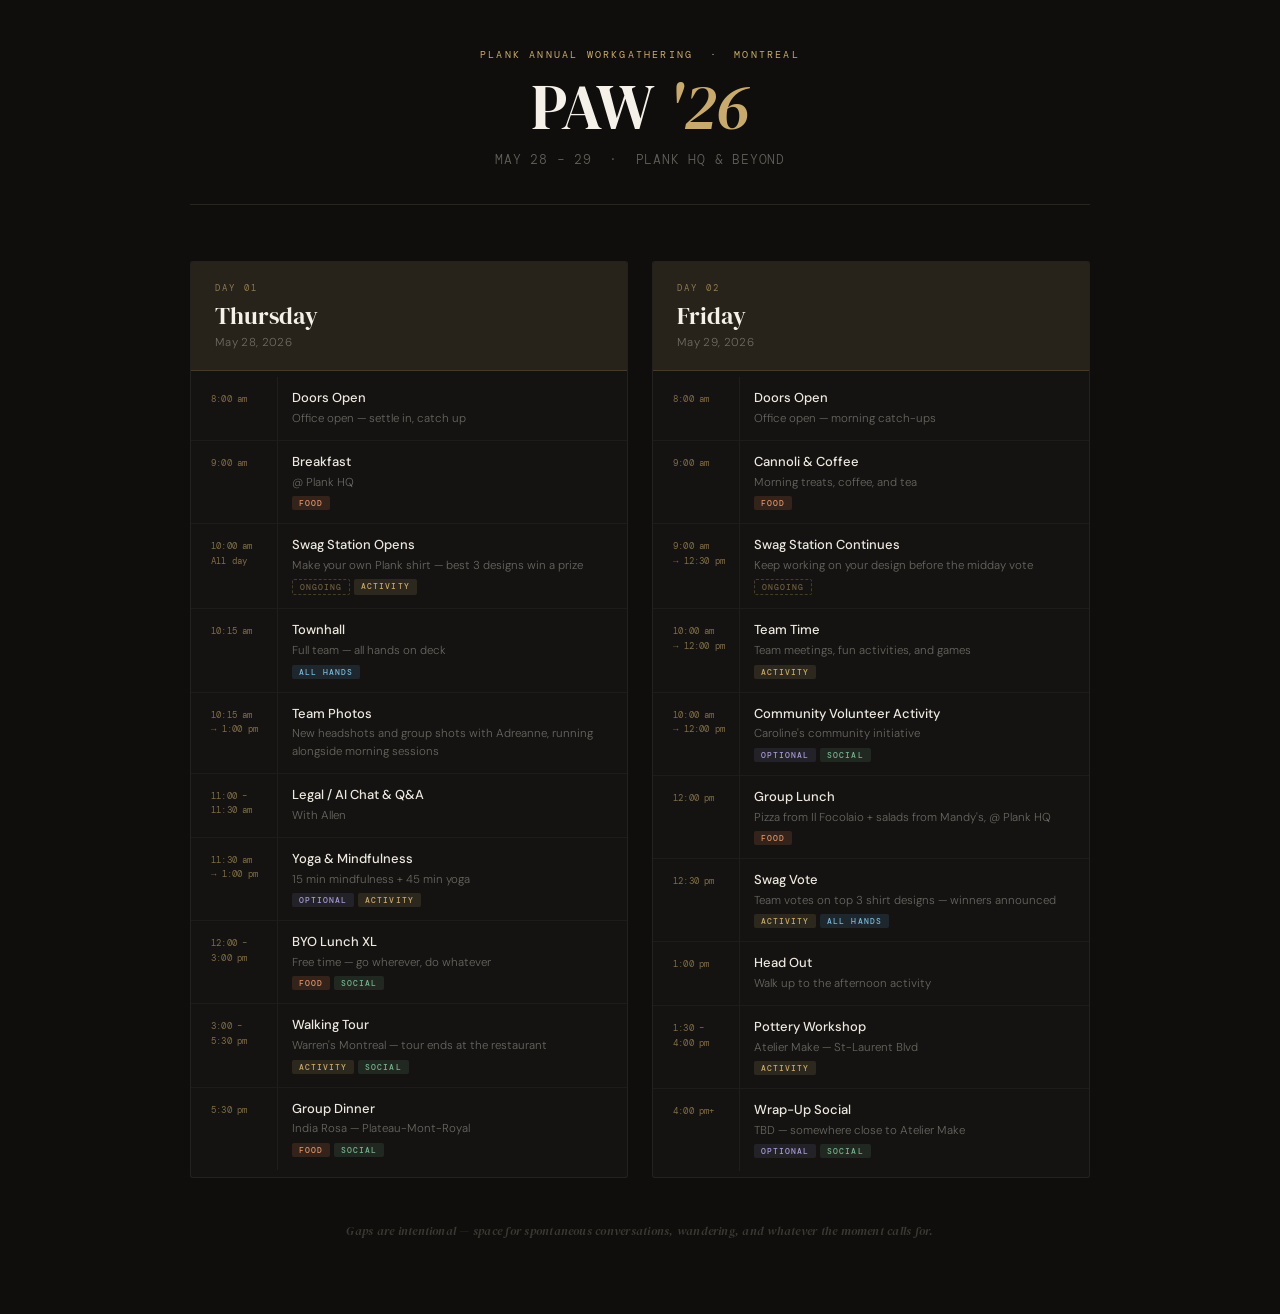
<file: sources/paw_2026_schedule.html>
<!DOCTYPE html>
<html lang="en">
<head>
<meta charset="UTF-8">
<meta name="viewport" content="width=device-width, initial-scale=1.0">
<title>PAW '26 Schedule</title>
<link href="https://fonts.googleapis.com/css2?family=DM+Serif+Display:ital@0;1&family=DM+Mono:wght@400;500&family=DM+Sans:ital,wght@0,300;0,400;0,500;1,300&display=swap" rel="stylesheet">
<style>
  * { margin: 0; padding: 0; box-sizing: border-box; }

  body {
    background: #0f0e0c;
    color: #e8e4dc;
    font-family: 'DM Sans', sans-serif;
    padding: 48px 28px 72px;
    min-height: 100vh;
  }

  .page {
    max-width: 900px;
    margin: 0 auto;
  }

  .header {
    text-align: center;
    margin-bottom: 56px;
    padding-bottom: 36px;
    border-bottom: 1px solid rgba(232,228,220,0.1);
  }

  .eyebrow {
    font-family: 'DM Mono', monospace;
    font-size: 10px;
    letter-spacing: 0.22em;
    text-transform: uppercase;
    color: #c8a96e;
    margin-bottom: 14px;
  }

  .header h1 {
    font-family: 'DM Serif Display', serif;
    font-size: clamp(40px, 7vw, 64px);
    font-weight: 400;
    color: #f5f0e8;
    line-height: 1.0;
    letter-spacing: -0.01em;
  }

  .header h1 em {
    font-style: italic;
    color: #c8a96e;
  }

  .header .subtitle {
    margin-top: 12px;
    font-size: 13px;
    color: rgba(232,228,220,0.38);
    font-weight: 300;
    letter-spacing: 0.06em;
    text-transform: uppercase;
    font-family: 'DM Mono', monospace;
  }

  .days-grid {
    display: grid;
    grid-template-columns: 1fr 1fr;
    gap: 24px;
  }

  @media (max-width: 660px) {
    .days-grid { grid-template-columns: 1fr; }
  }

  .day-block {
    background: rgba(255,255,255,0.025);
    border: 1px solid rgba(232,228,220,0.07);
    border-radius: 3px;
    overflow: hidden;
  }

  .day-header {
    background: rgba(200,169,110,0.1);
    border-bottom: 1px solid rgba(200,169,110,0.18);
    padding: 20px 24px;
  }

  .day-label {
    font-family: 'DM Mono', monospace;
    font-size: 9px;
    letter-spacing: 0.24em;
    text-transform: uppercase;
    color: rgba(200,169,110,0.65);
    margin-bottom: 5px;
  }

  .day-name {
    font-family: 'DM Serif Display', serif;
    font-size: 24px;
    font-weight: 400;
    color: #f5f0e8;
  }

  .day-date {
    font-size: 11.5px;
    color: rgba(232,228,220,0.38);
    margin-top: 3px;
    font-weight: 300;
    letter-spacing: 0.03em;
  }

  .events {
    padding: 6px 0;
  }

  .event {
    display: grid;
    grid-template-columns: 86px 1fr;
    border-bottom: 1px solid rgba(232,228,220,0.045);
  }

  .event:last-child { border-bottom: none; }

  .event:hover {
    background: rgba(255,255,255,0.022);
  }

  .event-time {
    padding: 13px 10px 13px 20px;
    font-family: 'DM Mono', monospace;
    font-size: 9px;
    color: rgba(200,169,110,0.6);
    letter-spacing: 0.02em;
    line-height: 1.6;
    padding-top: 15px;
  }

  .event-body {
    padding: 13px 20px 13px 14px;
    border-left: 1px solid rgba(232,228,220,0.05);
  }

  .event-title {
    font-size: 13px;
    font-weight: 500;
    color: #ede9e0;
    line-height: 1.3;
    margin-bottom: 3px;
  }

  .event-detail {
    font-size: 11.5px;
    color: rgba(232,228,220,0.4);
    line-height: 1.5;
    font-weight: 300;
  }

  .tags {
    margin-top: 5px;
    display: flex;
    flex-wrap: wrap;
    gap: 4px;
  }

  .tag {
    font-family: 'DM Mono', monospace;
    font-size: 8px;
    letter-spacing: 0.13em;
    text-transform: uppercase;
    padding: 2px 7px;
    border-radius: 2px;
    font-weight: 500;
  }

  .tag-social   { background: rgba(120,180,140,0.13); color: #78b48c; }
  .tag-optional { background: rgba(150,130,200,0.13); color: #a89ad4; }
  .tag-food     { background: rgba(210,120,80,0.16);  color: #e0936a; }
  .tag-activity { background: rgba(200,169,110,0.14); color: #c8a96e; }
  .tag-allhands { background: rgba(90,160,210,0.14);  color: #7ab8d8; }
  .tag-ongoing  {
    background: transparent;
    color: rgba(200,169,110,0.5);
    border: 1px dashed rgba(200,169,110,0.28);
  }

  .footnote {
    text-align: center;
    margin-top: 44px;
    font-size: 12px;
    color: rgba(232,228,220,0.2);
    font-style: italic;
    font-family: 'DM Serif Display', serif;
    letter-spacing: 0.02em;
    line-height: 1.6;
  }
</style>
</head>
<body>
<div class="page">

  <div class="header">
    <div class="eyebrow">Plank Annual Workgathering &nbsp;·&nbsp; Montreal</div>
    <h1>PAW <em>'26</em></h1>
    <div class="subtitle">May 28 – 29 &nbsp;·&nbsp; Plank HQ &amp; Beyond</div>
  </div>

  <div class="days-grid">

    <!-- THURSDAY -->
    <div class="day-block">
      <div class="day-header">
        <div class="day-label">Day 01</div>
        <div class="day-name">Thursday</div>
        <div class="day-date">May 28, 2026</div>
      </div>
      <div class="events">

        <div class="event">
          <div class="event-time">8:00 am</div>
          <div class="event-body">
            <div class="event-title">Doors Open</div>
            <div class="event-detail">Office open — settle in, catch up</div>
          </div>
        </div>

        <div class="event">
          <div class="event-time">9:00 am</div>
          <div class="event-body">
            <div class="event-title">Breakfast</div>
            <div class="event-detail">@ Plank HQ</div>
            <div class="tags"><span class="tag tag-food">Food</span></div>
          </div>
        </div>

        <div class="event">
          <div class="event-time">10:00 am<br>All day</div>
          <div class="event-body">
            <div class="event-title">Swag Station Opens</div>
            <div class="event-detail">Make your own Plank shirt — best 3 designs win a prize</div>
            <div class="tags"><span class="tag tag-ongoing">Ongoing</span><span class="tag tag-activity">Activity</span></div>
          </div>
        </div>

        <div class="event">
          <div class="event-time">10:15 am</div>
          <div class="event-body">
            <div class="event-title">Townhall</div>
            <div class="event-detail">Full team — all hands on deck</div>
            <div class="tags"><span class="tag tag-allhands">All Hands</span></div>
          </div>
        </div>

        <div class="event">
          <div class="event-time">10:15 am<br>→ 1:00 pm</div>
          <div class="event-body">
            <div class="event-title">Team Photos</div>
            <div class="event-detail">New headshots and group shots with Adreanne, running alongside morning sessions</div>
          </div>
        </div>

        <div class="event">
          <div class="event-time">11:00 –<br>11:30 am</div>
          <div class="event-body">
            <div class="event-title">Legal / AI Chat &amp; Q&amp;A</div>
            <div class="event-detail">With Allen</div>
          </div>
        </div>

        <div class="event">
          <div class="event-time">11:30 am<br>→ 1:00 pm</div>
          <div class="event-body">
            <div class="event-title">Yoga &amp; Mindfulness</div>
            <div class="event-detail">15 min mindfulness + 45 min yoga</div>
            <div class="tags"><span class="tag tag-optional">Optional</span><span class="tag tag-activity">Activity</span></div>
          </div>
        </div>

        <div class="event">
          <div class="event-time">12:00 –<br>3:00 pm</div>
          <div class="event-body">
            <div class="event-title">BYO Lunch XL</div>
            <div class="event-detail">Free time — go wherever, do whatever</div>
            <div class="tags"><span class="tag tag-food">Food</span><span class="tag tag-social">Social</span></div>
          </div>
        </div>

        <div class="event">
          <div class="event-time">3:00 –<br>5:30 pm</div>
          <div class="event-body">
            <div class="event-title">Walking Tour</div>
            <div class="event-detail">Warren's Montreal — tour ends at the restaurant</div>
            <div class="tags"><span class="tag tag-activity">Activity</span><span class="tag tag-social">Social</span></div>
          </div>
        </div>

        <div class="event">
          <div class="event-time">5:30 pm</div>
          <div class="event-body">
            <div class="event-title">Group Dinner</div>
            <div class="event-detail">India Rosa — Plateau-Mont-Royal</div>
            <div class="tags"><span class="tag tag-food">Food</span><span class="tag tag-social">Social</span></div>
          </div>
        </div>

      </div>
    </div>

    <!-- FRIDAY -->
    <div class="day-block">
      <div class="day-header">
        <div class="day-label">Day 02</div>
        <div class="day-name">Friday</div>
        <div class="day-date">May 29, 2026</div>
      </div>
      <div class="events">

        <div class="event">
          <div class="event-time">8:00 am</div>
          <div class="event-body">
            <div class="event-title">Doors Open</div>
            <div class="event-detail">Office open — morning catch-ups</div>
          </div>
        </div>

        <div class="event">
          <div class="event-time">9:00 am</div>
          <div class="event-body">
            <div class="event-title">Cannoli &amp; Coffee</div>
            <div class="event-detail">Morning treats, coffee, and tea</div>
            <div class="tags"><span class="tag tag-food">Food</span></div>
          </div>
        </div>

        <div class="event">
          <div class="event-time">9:00 am<br>→ 12:30 pm</div>
          <div class="event-body">
            <div class="event-title">Swag Station Continues</div>
            <div class="event-detail">Keep working on your design before the midday vote</div>
            <div class="tags"><span class="tag tag-ongoing">Ongoing</span></div>
          </div>
        </div>

        <div class="event">
          <div class="event-time">10:00 am<br>→ 12:00 pm</div>
          <div class="event-body">
            <div class="event-title">Team Time</div>
            <div class="event-detail">Team meetings, fun activities, and games</div>
            <div class="tags"><span class="tag tag-activity">Activity</span></div>
          </div>
        </div>

        <div class="event">
          <div class="event-time">10:00 am<br>→ 12:00 pm</div>
          <div class="event-body">
            <div class="event-title">Community Volunteer Activity</div>
            <div class="event-detail">Caroline's community initiative</div>
            <div class="tags"><span class="tag tag-optional">Optional</span><span class="tag tag-social">Social</span></div>
          </div>
        </div>

        <div class="event">
          <div class="event-time">12:00 pm</div>
          <div class="event-body">
            <div class="event-title">Group Lunch</div>
            <div class="event-detail">Pizza from Il Focolaio + salads from Mandy's, @ Plank HQ</div>
            <div class="tags"><span class="tag tag-food">Food</span></div>
          </div>
        </div>

        <div class="event">
          <div class="event-time">12:30 pm</div>
          <div class="event-body">
            <div class="event-title">Swag Vote</div>
            <div class="event-detail">Team votes on top 3 shirt designs — winners announced</div>
            <div class="tags"><span class="tag tag-activity">Activity</span><span class="tag tag-allhands">All Hands</span></div>
          </div>
        </div>

        <div class="event">
          <div class="event-time">1:00 pm</div>
          <div class="event-body">
            <div class="event-title">Head Out</div>
            <div class="event-detail">Walk up to the afternoon activity</div>
          </div>
        </div>

        <div class="event">
          <div class="event-time">1:30 –<br>4:00 pm</div>
          <div class="event-body">
            <div class="event-title">Pottery Workshop</div>
            <div class="event-detail">Atelier Make — St-Laurent Blvd</div>
            <div class="tags"><span class="tag tag-activity">Activity</span></div>
          </div>
        </div>

        <div class="event">
          <div class="event-time">4:00 pm+</div>
          <div class="event-body">
            <div class="event-title">Wrap-Up Social</div>
            <div class="event-detail">TBD — somewhere close to Atelier Make</div>
            <div class="tags"><span class="tag tag-optional">Optional</span><span class="tag tag-social">Social</span></div>
          </div>
        </div>

      </div>
    </div>

  </div>

  <div class="footnote">
    Gaps are intentional — space for spontaneous conversations, wandering, and whatever the moment calls for.
  </div>

</div>
</body>
</html>
</file>
